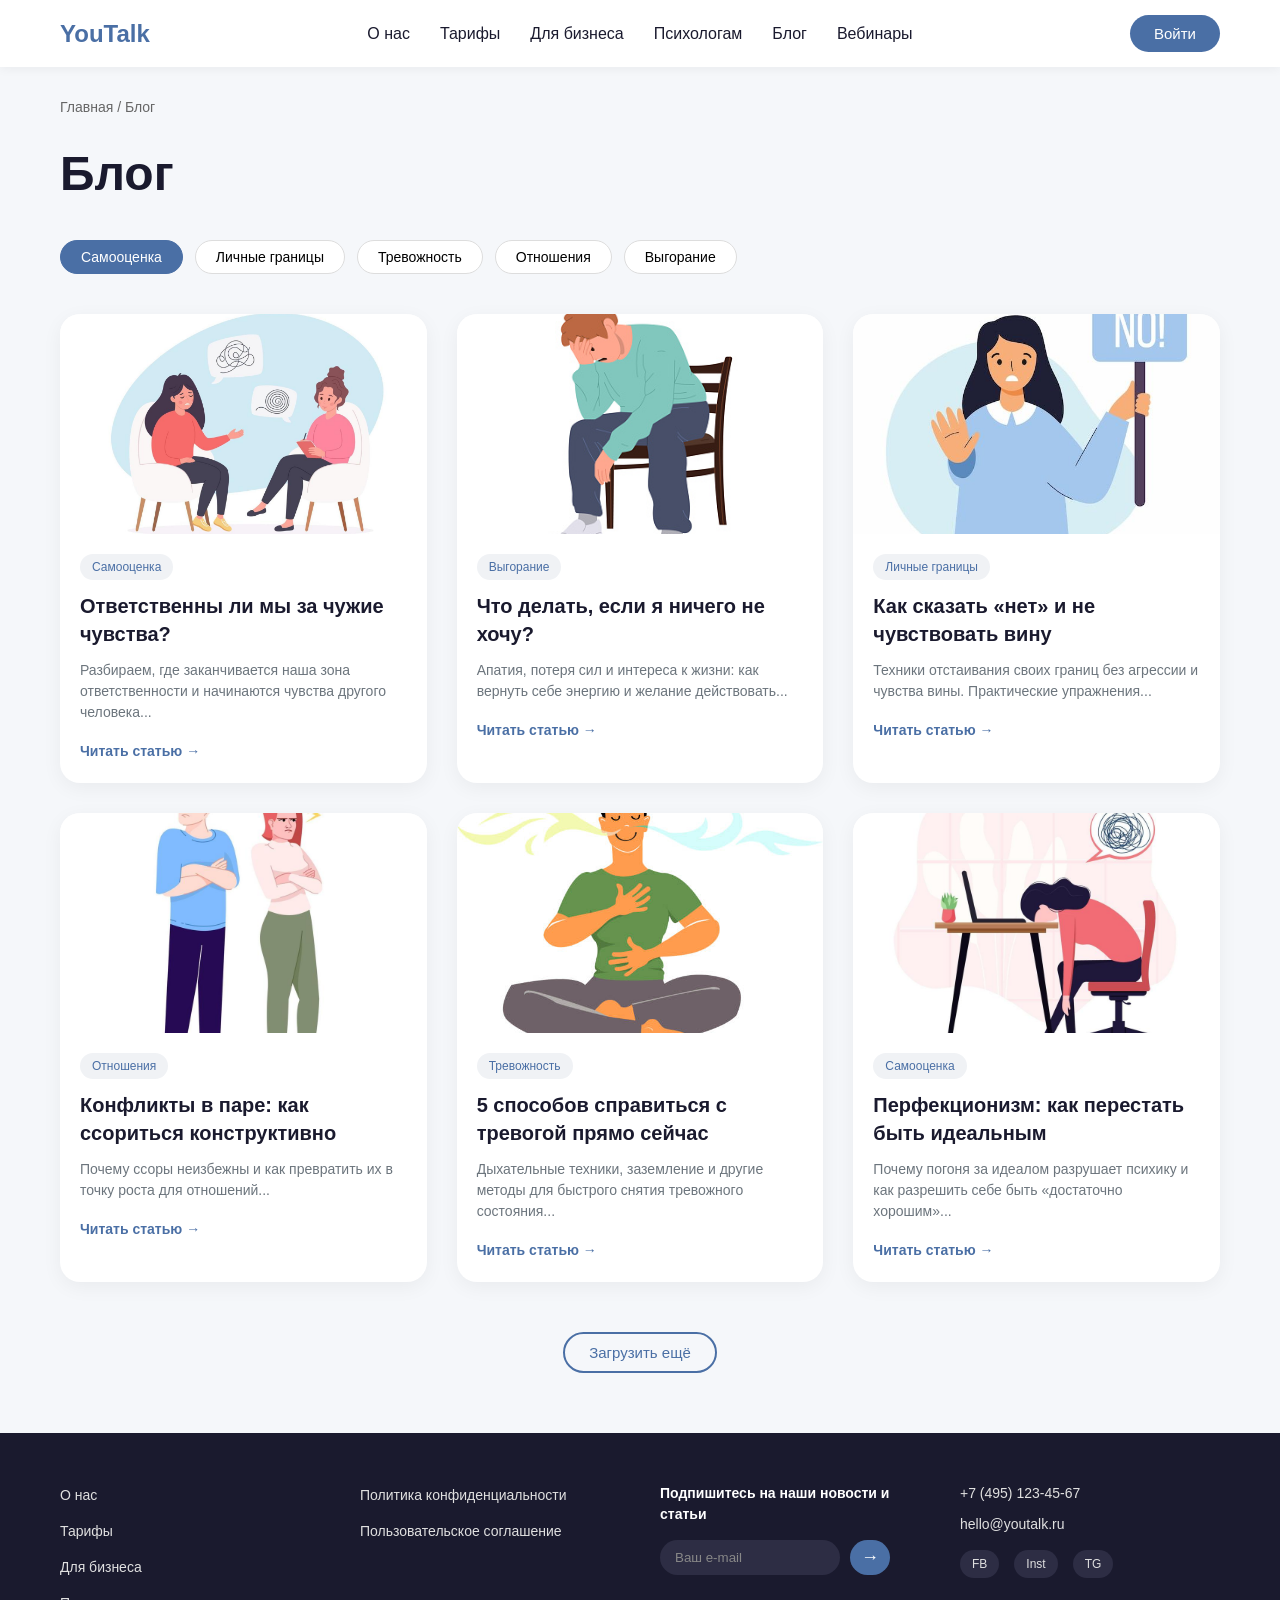
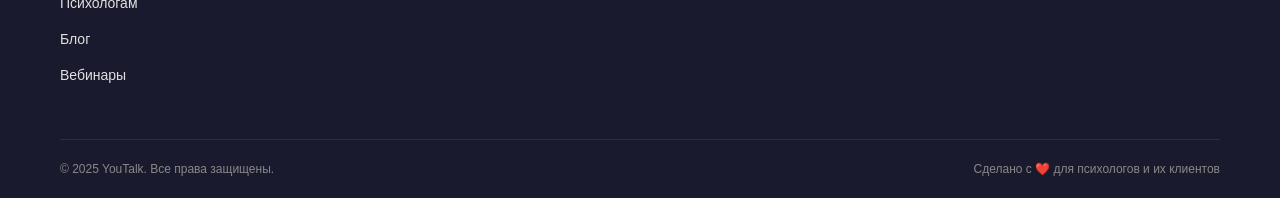
<file: index.html>
<!DOCTYPE html>
<html lang="ru">
<head>
    <meta charset="UTF-8">
    <meta name="viewport" content="width=device-width, initial-scale=1.0">
    <title>YouTalk — Блог о психологии</title>
    <link rel="stylesheet" href="style.css">
</head>
<body>

    <header class="header">
        <div class="container">
            <div class="header__inner">
                <a href="index.html" class="logo">YouTalk</a>
                <nav class="nav">
                    <ul class="nav__list">
                        <li><a href="#">О нас</a></li>
                        <li><a href="#">Тарифы</a></li>
                        <li><a href="#">Для бизнеса</a></li>
                        <li><a href="#">Психологам</a></li>
                        <li><a href="index.html">Блог</a></li>
                        <li><a href="#">Вебинары</a></li>
                    </ul>
                </nav>
                <button class="btn btn--primary">Войти</button>
                <button class="burger" aria-label="Меню">
                    <span></span><span></span><span></span>
                </button>
            </div>
        </div>
    </header>

    <main>
        <div class="container">
            <div class="breadcrumbs">
                <a href="#">Главная</a> / <span>Блог</span>
            </div>
            <h1 class="page-title">Блог</h1>
            <div class="tags">
                <button class="tag tag--active">Самооценка</button>
                <button class="tag">Личные границы</button>
                <button class="tag">Тревожность</button>
                <button class="tag">Отношения</button>
                <button class="tag">Выгорание</button>
            </div>
            <div class="blog-grid">
                <article class="post">
                    <div class="post__image"><img src="img1.jpg" alt="Психолог и клиент" onerror="this.parentElement.style.background='linear-gradient(135deg, #667eea 0%, #764ba2 100%)'; this.style.display='none'"></div>
                    <div class="post__content">
                        <span class="post__tag">Самооценка</span>
                        <h2 class="post__title">Ответственны ли мы за чужие чувства?</h2>
                        <p class="post__excerpt">Разбираем, где заканчивается наша зона ответственности и начинаются чувства другого человека...</p>
                        <a href="article.html" class="post__link">Читать статью →</a>
                    </div>
                </article>
                <article class="post">
                    <div class="post__image"><img src="img2.jpg" alt="Уставший человек" onerror="this.parentElement.style.background='linear-gradient(135deg, #f093fb 0%, #f5576c 100%)'; this.style.display='none'"></div>
                    <div class="post__content">
                        <span class="post__tag">Выгорание</span>
                        <h2 class="post__title">Что делать, если я ничего не хочу?</h2>
                        <p class="post__excerpt">Апатия, потеря сил и интереса к жизни: как вернуть себе энергию и желание действовать...</p>
                        <a href="#" class="post__link">Читать статью →</a>
                    </div>
                </article>
                <article class="post">
                    <div class="post__image"><img src="img3.jpg" alt="Личные границы" onerror="this.parentElement.style.background='linear-gradient(135deg, #4facfe 0%, #00f2fe 100%)'; this.style.display='none'"></div>
                    <div class="post__content">
                        <span class="post__tag">Личные границы</span>
                        <h2 class="post__title">Как сказать «нет» и не чувствовать вину</h2>
                        <p class="post__excerpt">Техники отстаивания своих границ без агрессии и чувства вины. Практические упражнения...</p>
                        <a href="#" class="post__link">Читать статью →</a>
                    </div>
                </article>
                <article class="post">
                    <div class="post__image"><img src="img4.jpg" alt="Конфликты в паре" onerror="this.parentElement.style.background='linear-gradient(135deg, #43e97b 0%, #38f9d7 100%)'; this.style.display='none'"></div>
                    <div class="post__content">
                        <span class="post__tag">Отношения</span>
                        <h2 class="post__title">Конфликты в паре: как ссориться конструктивно</h2>
                        <p class="post__excerpt">Почему ссоры неизбежны и как превратить их в точку роста для отношений...</p>
                        <a href="#" class="post__link">Читать статью →</a>
                    </div>
                </article>
                <article class="post">
                    <div class="post__image"><img src="img5.jpg" alt="Тревожный человек" onerror="this.parentElement.style.background='linear-gradient(135deg, #fa709a 0%, #fee140 100%)'; this.style.display='none'"></div>
                    <div class="post__content">
                        <span class="post__tag">Тревожность</span>
                        <h2 class="post__title">5 способов справиться с тревогой прямо сейчас</h2>
                        <p class="post__excerpt">Дыхательные техники, заземление и другие методы для быстрого снятия тревожного состояния...</p>
                        <a href="#" class="post__link">Читать статью →</a>
                    </div>
                </article>
                <article class="post">
                    <div class="post__image"><img src="img6.jpg" alt="Перфекционизм" onerror="this.parentElement.style.background='linear-gradient(135deg, #a18cd1 0%, #fbc2eb 100%)'; this.style.display='none'"></div>
                    <div class="post__content">
                        <span class="post__tag">Самооценка</span>
                        <h2 class="post__title">Перфекционизм: как перестать быть идеальным</h2>
                        <p class="post__excerpt">Почему погоня за идеалом разрушает психику и как разрешить себе быть «достаточно хорошим»...</p>
                        <a href="#" class="post__link">Читать статью →</a>
                    </div>
                </article>
            </div>
            <div class="load-more">
                <button class="btn btn--outline">Загрузить ещё</button>
            </div>
        </div>
    </main>

    <footer class="footer">
        <div class="container">
            <div class="footer__grid">
                <div class="footer__col">
                    <ul class="footer__nav">
                        <li><a href="#">О нас</a></li>
                        <li><a href="#">Тарифы</a></li>
                        <li><a href="#">Для бизнеса</a></li>
                        <li><a href="#">Психологам</a></li>
                        <li><a href="index.html">Блог</a></li>
                        <li><a href="#">Вебинары</a></li>
                    </ul>
                </div>
                <div class="footer__col">
                    <ul class="footer__nav">
                        <li><a href="#">Политика конфиденциальности</a></li>
                        <li><a href="#">Пользовательское соглашение</a></li>
                    </ul>
                </div>
                <div class="footer__col">
                    <p class="footer__title">Подпишитесь на наши новости и статьи</p>
                    <form class="footer__form">
                        <input type="email" placeholder="Ваш e-mail" class="footer__input">
                        <button type="submit" class="footer__btn">→</button>
                    </form>
                </div>
                <div class="footer__col">
                    <p class="footer__phone">+7 (495) 123-45-67</p>
                    <p class="footer__email">hello@youtalk.ru</p>
                    <div class="socials">
                        <a href="#" class="socials__link">FB</a>
                        <a href="#" class="socials__link">Inst</a>
                        <a href="#" class="socials__link">TG</a>
                    </div>
                </div>
            </div>
            <div class="footer__bottom">
                <p>© 2025 YouTalk. Все права защищены.</p>
                <p>Сделано с ❤️ для психологов и их клиентов</p>
            </div>
        </div>
    </footer>

    <script>
        const burger = document.querySelector('.burger');
        const nav = document.querySelector('.nav');
        if (burger && nav) {
            burger.addEventListener('click', function() {
                nav.classList.toggle('nav--open');
            });
        }
    </script>

</body>
</html>
</file>
<file: style.css>
* {
    margin: 0;
    padding: 0;
    box-sizing: border-box;
}

body {
    font-family: -apple-system, BlinkMacSystemFont, 'Segoe UI', Roboto, sans-serif;
    background: #f5f7fa;
    color: #1a1a2e;
    line-height: 1.5;
}

.container {
    max-width: 1200px;
    margin: 0 auto;
    padding: 0 20px;
}

/* Header */
.header {
    background: white;
    box-shadow: 0 2px 10px rgba(0,0,0,0.05);
    position: sticky;
    top: 0;
    z-index: 100;
}

.header__inner {
    display: flex;
    justify-content: space-between;
    align-items: center;
    padding: 15px 0;
    gap: 30px;
    flex-wrap: wrap;
}

.logo {
    font-size: 24px;
    font-weight: bold;
    color: #4a6fa5;
    text-decoration: none;
}

.nav__list {
    display: flex;
    gap: 30px;
    list-style: none;
}

.nav__list a {
    text-decoration: none;
    color: #1a1a2e;
    font-weight: 500;
    transition: color 0.2s;
}

.nav__list a:hover {
    color: #4a6fa5;
}

.btn {
    padding: 10px 24px;
    border-radius: 30px;
    font-size: 15px;
    font-weight: 500;
    cursor: pointer;
    transition: all 0.2s;
    border: none;
}

.btn--primary {
    background: #4a6fa5;
    color: white;
}

.btn--primary:hover {
    background: #3a5a8a;
    transform: scale(1.02);
}

.btn--outline {
    background: transparent;
    border: 2px solid #4a6fa5;
    color: #4a6fa5;
}

.btn--outline:hover {
    background: #4a6fa5;
    color: white;
}

.burger {
    display: none;
    flex-direction: column;
    gap: 5px;
    background: none;
    border: none;
    cursor: pointer;
}

.burger span {
    width: 25px;
    height: 3px;
    background: #1a1a2e;
    border-radius: 3px;
}

/* Breadcrumbs */
.breadcrumbs {
    margin: 30px 0 20px;
    font-size: 14px;
    color: #666;
}

.breadcrumbs a {
    text-decoration: none;
    color: #666;
}

.breadcrumbs a:hover {
    color: #4a6fa5;
}

/* Title */
.page-title {
    font-size: 48px;
    font-weight: 700;
    margin-bottom: 30px;
}

/* Tags */
.tags {
    display: flex;
    flex-wrap: wrap;
    gap: 12px;
    margin-bottom: 40px;
}

.tag {
    padding: 8px 20px;
    border-radius: 30px;
    background: white;
    border: 1px solid #ddd;
    font-size: 14px;
    cursor: pointer;
    transition: all 0.2s;
}

.tag:hover {
    background: #4a6fa5;
    color: white;
    border-color: #4a6fa5;
    transform: translateY(-2px);
}

.tag--active {
    background: #4a6fa5;
    color: white;
    border-color: #4a6fa5;
}

/* Blog Grid */
.blog-grid {
    display: grid;
    grid-template-columns: repeat(3, 1fr);
    gap: 30px;
    margin-bottom: 50px;
}

.post {
    background: white;
    border-radius: 20px;
    overflow: hidden;
    box-shadow: 0 5px 20px rgba(0,0,0,0.05);
    transition: transform 0.3s, box-shadow 0.3s;
}

.post:hover {
    transform: translateY(-6px);
    box-shadow: 0 15px 35px rgba(0,0,0,0.1);
}

.post__image {
    height: 220px;
    overflow: hidden;
    background: linear-gradient(135deg, #667eea 0%, #764ba2 100%);
    display: flex;
    align-items: center;
    justify-content: center;
}

.post__image img {
    width: 100%;
    height: 100%;
    object-fit: cover;
}

.post__content {
    padding: 20px;
}

.post__tag {
    display: inline-block;
    padding: 4px 12px;
    background: #f0f2f5;
    border-radius: 20px;
    font-size: 12px;
    font-weight: 500;
    margin-bottom: 12px;
    color: #4a6fa5;
}

.post__title {
    font-size: 20px;
    margin-bottom: 12px;
    line-height: 1.4;
}

.post__excerpt {
    color: #6c757d;
    font-size: 14px;
    margin-bottom: 16px;
    line-height: 1.5;
}

.post__link {
    color: #4a6fa5;
    text-decoration: none;
    font-weight: 600;
    font-size: 14px;
    display: inline-flex;
    align-items: center;
    gap: 5px;
}

.post__link:hover {
    gap: 8px;
    text-decoration: underline;
}

.load-more {
    text-align: center;
    margin: 30px 0 60px;
}

/* Footer */
.footer {
    background: #1a1a2e;
    color: #e0e0e0;
    padding: 50px 0 20px;
    margin-top: 40px;
}

.footer__grid {
    display: grid;
    grid-template-columns: repeat(4, 1fr);
    gap: 40px;
    margin-bottom: 40px;
}

.footer__nav {
    list-style: none;
}

.footer__nav li {
    margin-bottom: 12px;
}

.footer__nav a {
    color: #e0e0e0;
    text-decoration: none;
    font-size: 14px;
    transition: color 0.2s;
}

.footer__nav a:hover {
    color: white;
}

.footer__title {
    font-weight: 600;
    margin-bottom: 15px;
    color: white;
    font-size: 14px;
}

.footer__form {
    display: flex;
    gap: 10px;
}

.footer__input {
    padding: 10px 15px;
    border-radius: 30px;
    border: none;
    background: #2d2d44;
    color: white;
    width: 180px;
}

.footer__input::placeholder {
    color: #888;
}

.footer__btn {
    background: #4a6fa5;
    border: none;
    color: white;
    width: 40px;
    border-radius: 30px;
    cursor: pointer;
    font-size: 18px;
    transition: background 0.2s;
}

.footer__btn:hover {
    background: #6c8fbf;
}

.footer__phone, .footer__email {
    margin-bottom: 10px;
    font-size: 14px;
}

.socials {
    display: flex;
    gap: 15px;
    margin-top: 15px;
}

.socials__link {
    background: #2d2d44;
    padding: 5px 12px;
    border-radius: 20px;
    text-decoration: none;
    color: #e0e0e0;
    font-size: 12px;
    transition: background 0.2s;
}

.socials__link:hover {
    background: #4a6fa5;
}

.footer__bottom {
    border-top: 1px solid #2d2d44;
    padding-top: 20px;
    display: flex;
    justify-content: space-between;
    flex-wrap: wrap;
    gap: 15px;
    font-size: 12px;
    color: #888;
}

/* ========== СТРАНИЦА СТАТЬИ ========== */
.article-layout {
    display: flex;
    gap: 50px;
    margin: 30px 0 60px;
}

.article {
    flex: 2;
}

.sidebar {
    flex: 1;
}

.article__title {
    font-size: 42px;
    margin-bottom: 20px;
}

.article__meta {
    color: #6c757d;
    font-size: 14px;
    margin-bottom: 30px;
}

.article__image {
    height: 400px;
    background: linear-gradient(135deg, #667eea 0%, #764ba2 100%);
    border-radius: 20px;
    margin-bottom: 30px;
    display: flex;
    align-items: center;
    justify-content: center;
    overflow: hidden;
}

.article__image img {
    width: 100%;
    height: 100%;
    object-fit: cover;
}

.article__content h2 {
    font-size: 28px;
    margin: 30px 0 15px;
}

.article__content p {
    margin-bottom: 20px;
    line-height: 1.7;
    color: #2c3e50;
}

.article__content ul {
    margin: 20px 0;
    padding-left: 25px;
}

.article__content li {
    margin-bottom: 10px;
}

.sidebar__card {
    background: white;
    border-radius: 20px;
    padding: 25px;
    margin-bottom: 30px;
    box-shadow: 0 5px 20px rgba(0,0,0,0.05);
}

.sidebar__title {
    font-size: 20px;
    margin-bottom: 15px;
}

.sidebar__text {
    color: #6c757d;
    margin-bottom: 15px;
}

.sidebar__input {
    width: 100%;
    padding: 12px;
    border: 1px solid #ddd;
    border-radius: 30px;
    margin-bottom: 12px;
}

.sidebar__btn {
    width: 100%;
    padding: 12px;
    background: #4a6fa5;
    color: white;
    border: none;
    border-radius: 30px;
    cursor: pointer;
    transition: background 0.2s;
}

.sidebar__btn:hover {
    background: #3a5a8a;
}

.sidebar__list {
    list-style: none;
}

.sidebar__list li {
    margin-bottom: 12px;
}

.sidebar__list a {
    text-decoration: none;
    color: #1a1a2e;
    transition: color 0.2s;
}

.sidebar__list a:hover {
    color: #4a6fa5;
}

/* Responsive */
@media (max-width: 992px) {
    .blog-grid {
        grid-template-columns: repeat(2, 1fr);
    }
    .footer__grid {
        grid-template-columns: repeat(2, 1fr);
    }
}

@media (max-width: 768px) {
    .nav {
        display: none;
        position: absolute;
        top: 70px;
        left: 0;
        right: 0;
        background: white;
        padding: 20px;
        box-shadow: 0 10px 20px rgba(0,0,0,0.1);
        border-radius: 0 0 20px 20px;
    }
    .nav--open {
        display: block;
    }
    .nav__list {
        flex-direction: column;
        gap: 15px;
        text-align: center;
    }
    .burger {
        display: flex;
    }
    .btn--primary {
        display: none;
    }
    .blog-grid {
        grid-template-columns: 1fr;
    }
    .page-title {
        font-size: 36px;
    }
    .footer__grid {
        grid-template-columns: 1fr;
        gap: 30px;
    }
    .article-layout {
        flex-direction: column;
    }
    .sidebar {
        display: grid;
        grid-template-columns: repeat(2, 1fr);
        gap: 30px;
    }
    .article__title {
        font-size: 32px;
    }
}

@media (max-width: 480px) {
    .page-title {
        font-size: 28px;
    }
    .post__title {
        font-size: 18px;
    }
    .tags {
        gap: 8px;
    }
    .tag {
        padding: 6px 14px;
        font-size: 12px;
    }
    .sidebar {
        grid-template-columns: 1fr;
    }
    .article__title {
        font-size: 28px;
    }
    .article__image {
        height: 200px;
    }
}
</file>
